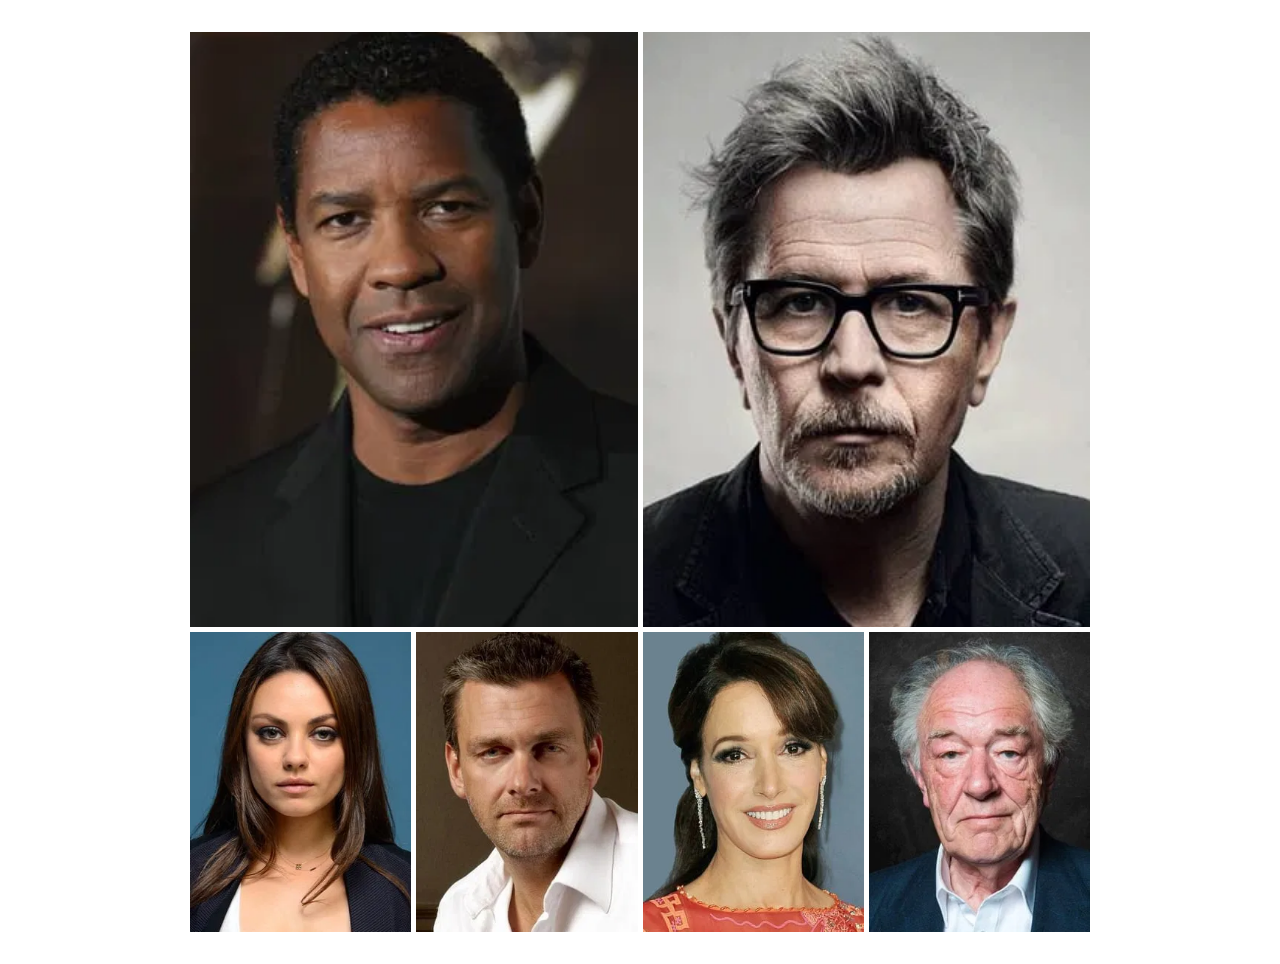
<file: actorsGallery.html>
<!DOCTYPE html>
<html lang="en">
<head>
    <meta charset="UTF-8">
    <meta name="viewport" content="width=device-width, initial-scale=1.0">
    <link rel="stylesheet" href="css/gallery.css">
    <title>The Book of Eli Actors Gallery</title>
</head>
<body>
    
    <div class="container">

        <div class="washington">
            <div class="img">
                <img src="images/washington.jpg" alt="">
            </div>
        </div>
    
        <div class="oldman">
            <div class="img">
                <img src="images/oldman.jpg" alt="">
            </div>
        </div>
    
        <div class="kunis">
            <div class="img">
                <img src="images/kunis.jpg" alt="">
            </div>
        </div>
    
        <div class="stevenson">
            <div class="img">
                <img src="images/stevenson.jpg" alt="">
            </div>
        </div>
    
        <div class="beals">
            <div class="img">
                <img src="images/beals.jpg" alt="">
            </div>
        </div>
    
        <div class="gambon">
            <div class="img">
                <img src="images/gambon.jpg" alt="">
            </div>
        </div>
    
    </div>


</div>

</body>
</html>
</file>
<file: css/gallery.css>
*{
    margin: 0;
    padding: 0;
    box-sizing: border-box;
    /*border: 1px solid red;*/
}

.container{
    width: 900px;
    height: 900px;
    margin: 2rem auto;
    display: grid;
    grid-template-columns: repeat(4, 1fr);
    grid-template-rows: 595px 300px;
    gap: 5px;
}

.container > div{
    width: 100%;
    height: 100%;
}

.img {
    width: 100%;
    height: 100%;
}

.img img {
    width: 100%;
    height: 100%;
    object-fit: cover;
}

.washington{
    grid-column: 1/3;
    grid-row: 1/2;
}

.oldman{
    grid-column: 3/5;
    grid-row: 1/2;
}

@media (max-width: 568px) {
    body {
        background-color: #000;
    }
    .container{
        width: auto;
        grid-template-columns: repeat(1, auto);
        grid-template-rows: repeat(6, 1fr);
        grid-template-areas:
        "washington"
        "oldman"
        "kunis"
        "stevenson"
        "beals"
        "gambon"
        ;

    }
    .washington{
        grid-area: washington;
    }

    .oldman{
        grid-area: oldman;
    }

    .kunis{
        grid-area: kunis;
    }

    .stevenson{
        grid-area: stevenson;
    }

    .beals{
        grid-area: beals;
    }

    .gambon{
        grid-area: gambon;
    }

}
</file>
